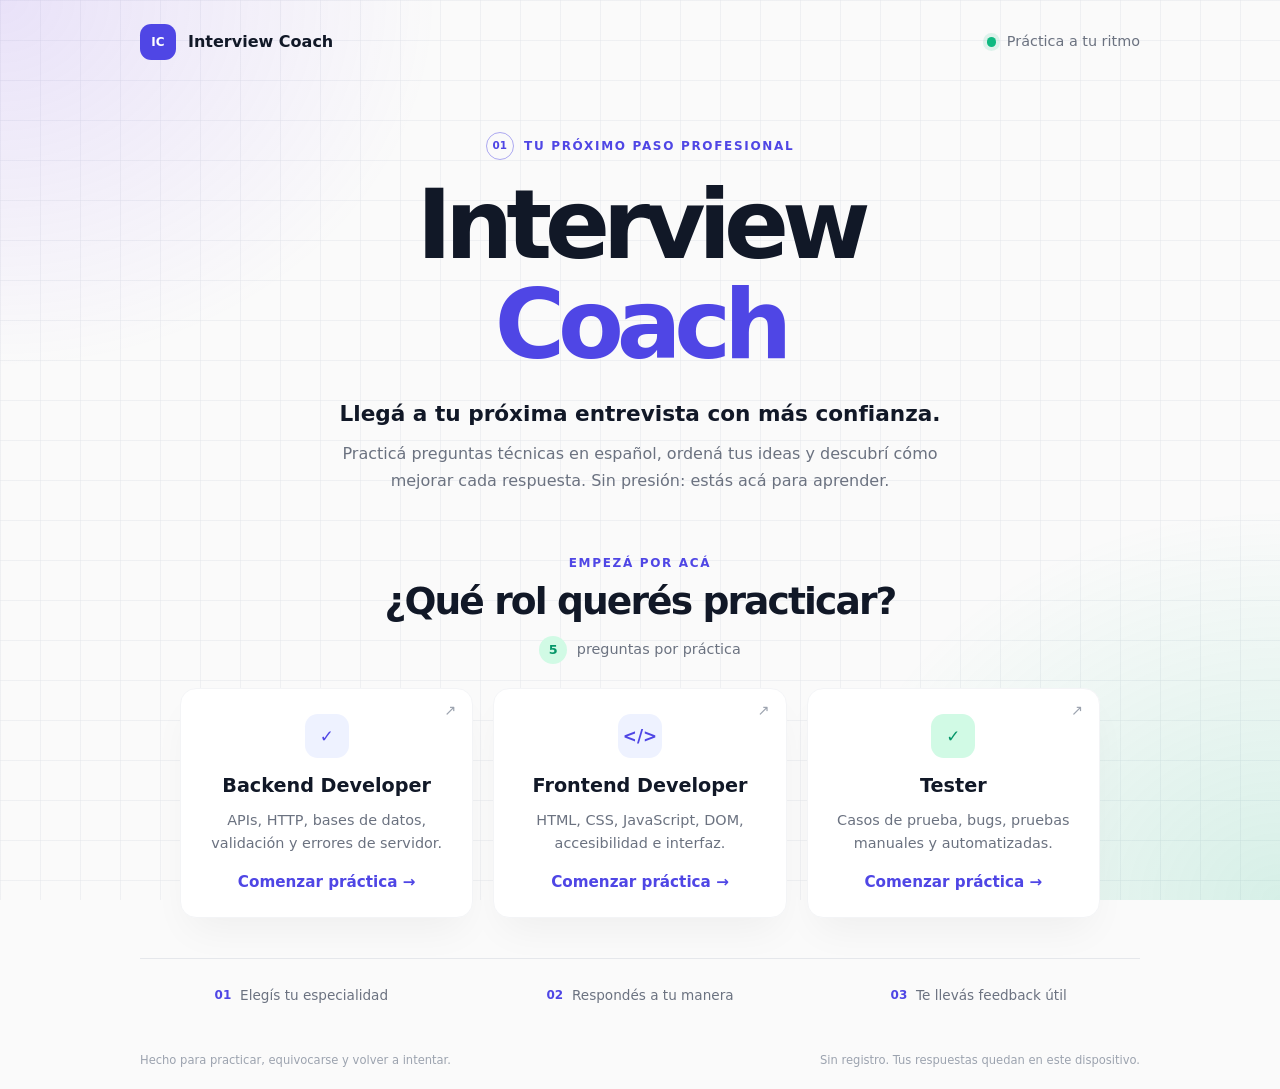
<file: docs/index.html>
<!DOCTYPE html>
<html lang="es-AR">
<head>
  <meta charset="UTF-8">
  <meta name="viewport" content="width=device-width, initial-scale=1.0">
  <meta name="description" content="Practicá entrevistas técnicas de Frontend o Tester en español rioplatense y recibí feedback al instante.">
  <meta name="theme-color" content="#FAFAFA">
  <title>Interview Coach — Prepará tu próxima entrevista</title>
  <style>
    :root {
      color-scheme: light;
      font-family: Inter, Roboto, system-ui, -apple-system, "Segoe UI", sans-serif;
      color: #111827;
      background: #FAFAFA;
      font-synthesis: none;
      text-rendering: optimizeLegibility;
      -webkit-font-smoothing: antialiased;
      -moz-osx-font-smoothing: grayscale;
    }

    *,
    *::before,
    *::after {
      box-sizing: border-box;
    }

    html {
      min-width: 320px;
      scroll-behavior: smooth;
    }

    body {
      position: relative;
      isolation: isolate;
      display: flex;
      min-height: 100vh;
      min-height: 100svh;
      flex-direction: column;
      margin: 0;
      background: #FAFAFA;
      line-height: 1.5;
    }

    body::before,
    body::after {
      position: fixed;
      inset: 0;
      z-index: -1;
      content: "";
      pointer-events: none;
    }

    body::before {
      background-image:
        linear-gradient(to right, rgba(229, 231, 235, 0.55) 1px, transparent 1px),
        linear-gradient(to bottom, rgba(229, 231, 235, 0.55) 1px, transparent 1px);
      background-size: 40px 40px;
    }

    body::after {
      background-image:
        radial-gradient(ellipse 38rem 32rem at 0% 0%, rgba(139, 92, 246, 0.15), transparent 72%),
        radial-gradient(ellipse 40rem 34rem at 100% 100%, rgba(16, 185, 129, 0.15), transparent 72%);
    }

    a,
    button {
      -webkit-tap-highlight-color: transparent;
    }

    :focus-visible {
      outline: 3px solid #4F46E5;
      outline-offset: 4px;
    }

    .skip-link {
      position: absolute;
      top: 0.75rem;
      left: -9999px;
      z-index: 2;
      padding: 0.65rem 1rem;
      border-radius: 0.5rem;
      background: #4F46E5;
      color: #fff;
      font-weight: 700;
    }

    .skip-link:focus {
      left: 0.75rem;
    }

    .home-header {
      display: flex;
      width: min(100% - 3rem, 1000px);
      align-items: center;
      justify-content: space-between;
      margin: 0 auto;
      padding: 1.5rem 0 0;
    }

    .home-brand {
      display: inline-flex;
      align-items: center;
      gap: 0.75rem;
      color: #111827;
      font-size: 1rem;
      font-weight: 700;
      text-decoration: none;
    }

    .brand-mark {
      display: grid;
      width: 2.25rem;
      height: 2.25rem;
      place-items: center;
      border-radius: 0.7rem;
      background: #4F46E5;
      color: #fff;
      font-size: 0.75rem;
      font-weight: 800;
    }

    .header-note {
      display: inline-flex;
      align-items: center;
      gap: 0.65rem;
      color: #6B7280;
      font-size: 0.9rem;
    }

    .header-note span {
      width: 0.6rem;
      height: 0.6rem;
      border-radius: 50%;
      background: #10B981;
      box-shadow: 0 0 0 4px rgba(16, 185, 129, 0.12);
    }

    .home-main {
      display: flex;
      width: min(100% - 3rem, 1000px);
      flex: 1;
      flex-direction: column;
      align-items: center;
      margin: 0 auto;
      padding: clamp(3.5rem, 8vh, 6rem) 0 2rem;
      text-align: center;
    }

    .home-hero {
      width: 100%;
      max-width: 760px;
      margin-bottom: 3.5rem;
    }

    .eyebrow,
    .section-kicker {
      display: inline-flex;
      align-items: center;
      justify-content: center;
      gap: 0.65rem;
      margin: 0 0 1.25rem;
      color: #4F46E5;
      font-size: 0.75rem;
      font-weight: 800;
      letter-spacing: 0.14em;
      text-transform: uppercase;
    }

    .eyebrow span {
      display: inline-grid;
      width: 1.75rem;
      height: 1.75rem;
      place-items: center;
      border: 1px solid rgba(79, 70, 229, 0.45);
      border-radius: 50%;
      font-size: 0.65rem;
      letter-spacing: 0;
    }

    .home-hero h1 {
      margin: 0;
      color: #111827;
      font-size: clamp(4.5rem, 10vw, 6rem);
      font-weight: 900;
      letter-spacing: -0.075em;
      line-height: 0.94;
    }

    .home-hero h1 span {
      display: block;
      margin-top: 0.1em;
      color: #4F46E5;
    }

    .home-lead {
      margin: 1.75rem 0 0.6rem;
      color: #111827;
      font-size: clamp(1.1rem, 2.4vw, 1.35rem);
      font-weight: 600;
    }

    .home-description {
      max-width: 620px;
      margin: 0 auto;
      color: #6B7280;
      font-size: 1rem;
      line-height: 1.7;
    }

    .role-section {
      width: 100%;
      max-width: 920px;
    }

    .section-heading {
      display: flex;
      flex-direction: column;
      align-items: center;
      justify-content: center;
      gap: 0.8rem;
      margin-bottom: 1.5rem;
    }

    .section-kicker {
      margin-bottom: 0.45rem;
    }

    .section-heading h2 {
      margin: 0;
      color: #111827;
      font-size: clamp(1.8rem, 4vw, 2.35rem);
      font-weight: 750;
      letter-spacing: -0.05em;
      line-height: 1.15;
    }

    .question-count {
      display: inline-flex;
      align-items: center;
      gap: 0.6rem;
      margin: 0;
      color: #6B7280;
      font-size: 0.9rem;
    }

    .question-count span {
      display: grid;
      width: 1.75rem;
      height: 1.75rem;
      place-items: center;
      border-radius: 50%;
      background: #D1FAE5;
      color: #059669;
      font-size: 0.8rem;
      font-weight: 800;
    }

    .roles-grid {
      display: grid;
      grid-template-columns: repeat(3, minmax(0, 1fr));
      gap: 1.25rem;
    }

    .role-section .role-card {
      position: relative;
      display: flex;
      width: 100%;
      min-height: 230px;
      flex-direction: column;
      align-items: center;
      padding: 1.6rem 1.5rem 1.45rem;
      border: 1px solid #F3F4F6;
      border-radius: 16px;
      background: #FFFFFF;
      box-shadow: 0 20px 40px -10px rgba(0, 0, 0, 0.05);
      color: inherit;
      cursor: pointer;
      font: inherit;
      text-align: center;
      transition: transform 180ms ease, box-shadow 180ms ease, border-color 180ms ease;
    }

    .role-section .role-card:hover {
      transform: translateY(-3px);
      border-color: rgba(79, 70, 229, 0.2);
      box-shadow: 0 24px 44px -10px rgba(0, 0, 0, 0.09);
    }

    .role-card .role-arrow {
      position: absolute;
      top: 0.9rem;
      right: 1rem;
      color: #9CA3AF;
      font-size: 0.9rem;
      line-height: 1;
    }

    .role-card .role-icon {
      display: grid;
      width: 2.75rem;
      height: 2.75rem;
      place-items: center;
      margin-bottom: 0.85rem;
      border-radius: 0.8rem;
      background: #EEF2FF;
      color: #4F46E5;
      font-size: 1.05rem;
      font-weight: 700;
    }

    .role-card[data-role="tester"] .role-icon {
      background: #D1FAE5;
      color: #059669;
    }

    .role-card h2 {
      margin: 0 0 0.55rem;
      color: #111827;
      font-size: 1.2rem;
      font-weight: 750;
    }

    .role-card p {
      margin: 0 0 1rem;
      color: #6B7280;
      font-size: 0.9rem;
      line-height: 1.55;
    }

    .role-cta {
      margin-top: auto;
      color: #4F46E5;
      font-size: 0.95rem;
      font-weight: 700;
    }

    .home-how {
      display: flex;
      width: 100%;
      justify-content: space-between;
      gap: 1rem;
      margin-top: 2.5rem;
      padding-top: 1.25rem;
      border-top: 1px solid #E5E7EB;
    }

    .how-item {
      display: flex;
      flex: 1;
      align-items: center;
      justify-content: center;
      gap: 0.55rem;
      padding: 0.4rem;
    }

    .how-item span {
      color: #4F46E5;
      font-size: 0.75rem;
      font-weight: 800;
    }

    .how-item p {
      margin: 0;
      color: #6B7280;
      font-size: 0.85rem;
    }

    .home-footer {
      display: flex;
      width: min(100% - 3rem, 1000px);
      justify-content: space-between;
      gap: 1rem;
      margin: 0 auto;
      padding: 0.5rem 0 1.25rem;
      color: #9CA3AF;
    }

    .home-footer p {
      margin: 0;
      font-size: 0.72rem;
    }

    @media (max-width: 640px) {
      .home-header,
      .home-main,
      .home-footer {
        width: min(100% - 2rem, 1000px);
      }

      .home-header {
        padding-top: 1rem;
      }

      .home-main {
        padding-top: 3.25rem;
      }

      .home-hero {
        margin-bottom: 2.75rem;
      }

      .home-hero h1 {
        font-size: clamp(3.75rem, 17vw, 5rem);
      }

      .roles-grid {
        grid-template-columns: 1fr;
      }

      .role-section .role-card {
        min-height: 210px;
      }

      .home-how {
        flex-direction: column;
        align-items: flex-start;
        gap: 0.35rem;
      }

      .how-item {
        flex: initial;
        justify-content: flex-start;
        padding-left: 0;
      }

      .home-footer {
        flex-direction: column;
        gap: 0.4rem;
        padding-bottom: 1rem;
      }
    }

    @media (max-width: 420px) {
      .header-note {
        font-size: 0.8rem;
      }

      .home-header {
        gap: 0.5rem;
      }

      .home-brand {
        gap: 0.55rem;
        font-size: 0.9rem;
      }
    }

    @media (prefers-reduced-motion: reduce) {
      *,
      *::before,
      *::after {
        scroll-behavior: auto !important;
        transition-duration: 0.01ms !important;
      }
    }
  </style>
</head>
<body class="home-page">
  <a class="skip-link" href="#main">Saltar al contenido</a>

  <header class="home-header">
    <a class="home-brand" href="index.html" aria-label="Interview Coach, inicio">
      <span class="brand-mark" aria-hidden="true">IC</span>
      <span>Interview Coach</span>
    </a>
    <span class="header-note"><span aria-hidden="true"></span> Práctica a tu ritmo</span>
  </header>

  <main id="main" class="home-main">
    <section class="home-hero" aria-labelledby="home-title">
      <p class="eyebrow"><span aria-hidden="true">01</span> Tu próximo paso profesional</p>
      <h1 id="home-title">Interview <span>Coach</span></h1>
      <p class="home-lead">Llegá a tu próxima entrevista con más confianza.</p>
      <p class="home-description">Practicá preguntas técnicas en español, ordená tus ideas y descubrí cómo mejorar cada respuesta. Sin presión: estás acá para aprender.</p>
    </section>

    <section class="role-section" aria-labelledby="role-title">
      <div class="section-heading">
        <div>
          <p class="section-kicker">Empezá por acá</p>
          <h2 id="role-title">¿Qué rol querés practicar?</h2>
        </div>
        <p class="question-count"><span aria-hidden="true">5</span> preguntas por práctica</p>
      </div>
      <div id="roles" class="roles-grid"></div>
    </section>

    <section class="home-how" aria-label="Cómo funciona la práctica">
      <div class="how-item"><span>01</span><p>Elegís tu especialidad</p></div>
      <div class="how-item"><span>02</span><p>Respondés a tu manera</p></div>
      <div class="how-item"><span>03</span><p>Te llevás feedback útil</p></div>
    </section>
  </main>

  <footer class="home-footer">
    <p>Hecho para practicar, equivocarse y volver a intentar.</p>
    <p>Sin registro. Tus respuestas quedan en este dispositivo.</p>
  </footer>

  <script src="js/data.js"></script>
  <script src="js/utils.js"></script>
  <script src="js/app.js"></script>
</body>
</html>
</file>
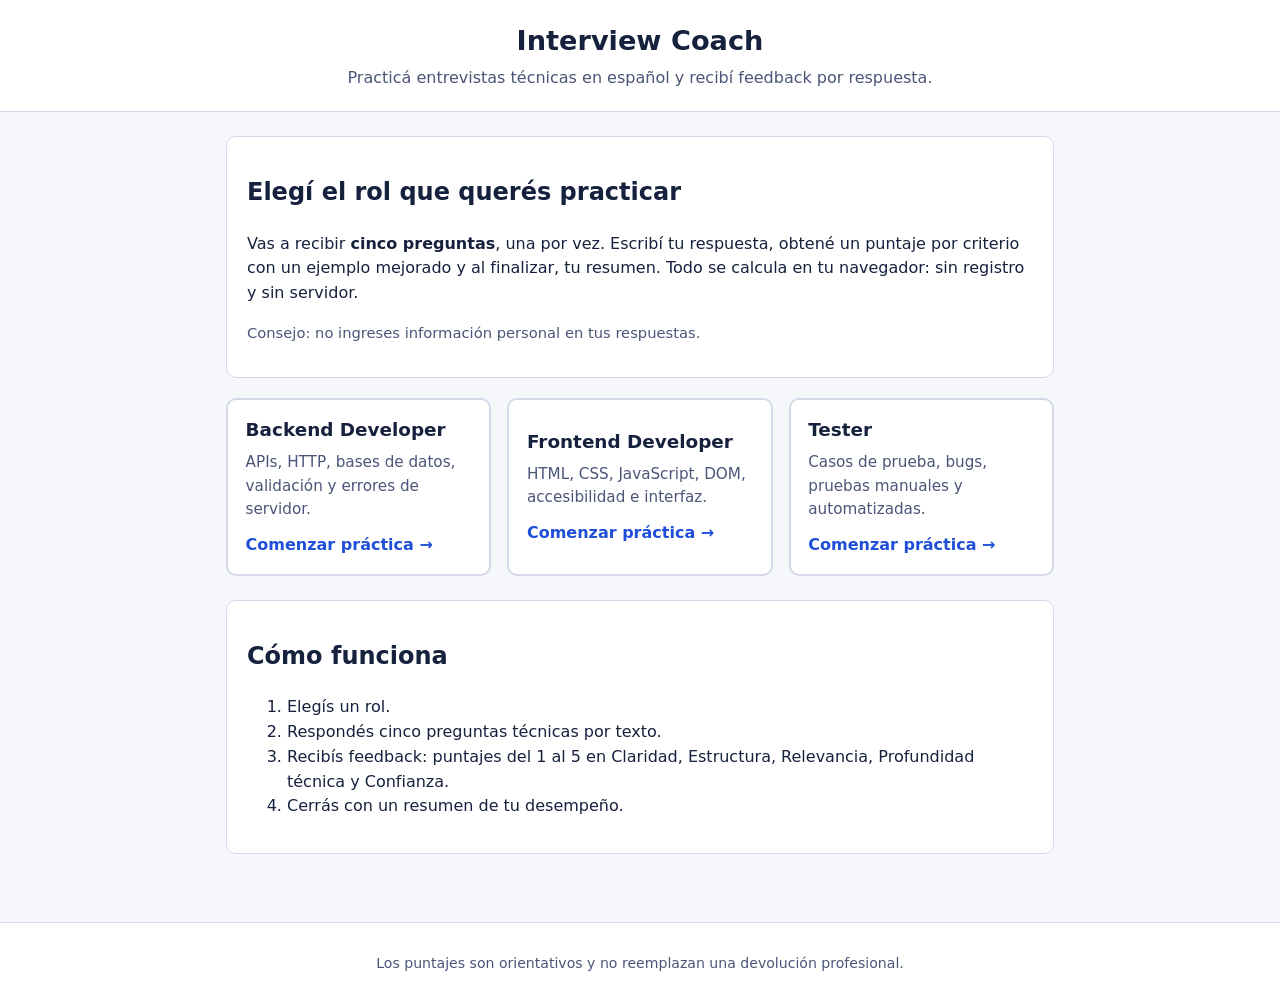
<file: interview-coach/index.html>
<!DOCTYPE html>
<html lang="es-AR">
<head>
  <meta charset="UTF-8">
  <meta name="viewport" content="width=device-width, initial-scale=1.0">
  <meta name="description" content="Practicá entrevistas técnicas de Backend, Frontend o Tester con feedback inmediato.">
  <title>Interview Coach — Práctica de entrevistas técnicas</title>
  <link rel="stylesheet" href="css/style.css">
</head>
<body>
  <a class="skip-link" href="#main">Saltar al contenido</a>

  <header class="site-header">
    <h1>Interview Coach</h1>
    <p class="tagline">Practicá entrevistas técnicas en español y recibí feedback por respuesta.</p>
  </header>

  <main id="main" class="container">
    <section class="intro" aria-labelledby="intro-title">
      <h2 id="intro-title">Elegí el rol que querés practicar</h2>
      <p>
        Vas a recibir <strong>cinco preguntas</strong>, una por vez. Escribí tu respuesta,
        obtené un puntaje por criterio con un ejemplo mejorado y al finalizar, tu resumen.
        Todo se calcula en tu navegador: sin registro y sin servidor.
      </p>
      <p class="note">Consejo: no ingreses información personal en tus respuestas.</p>
    </section>

    <section aria-label="Roles disponibles">
      <div id="roles" class="roles-grid"></div>
    </section>

    <section class="how" aria-labelledby="how-title">
      <h2 id="how-title">Cómo funciona</h2>
      <ol>
        <li>Elegís un rol.</li>
        <li>Respondés cinco preguntas técnicas por texto.</li>
        <li>Recibís feedback: puntajes del 1 al 5 en Claridad, Estructura, Relevancia, Profundidad técnica y Confianza.</li>
        <li>Cerrás con un resumen de tu desempeño.</li>
      </ol>
    </section>
  </main>

  <footer class="site-footer">
    <p>Los puntajes son orientativos y no reemplazan una devolución profesional.</p>
  </footer>

  <script src="js/data.js"></script>
  <script src="js/utils.js"></script>
  <script src="js/app.js"></script>
</body>
</html>
</file>
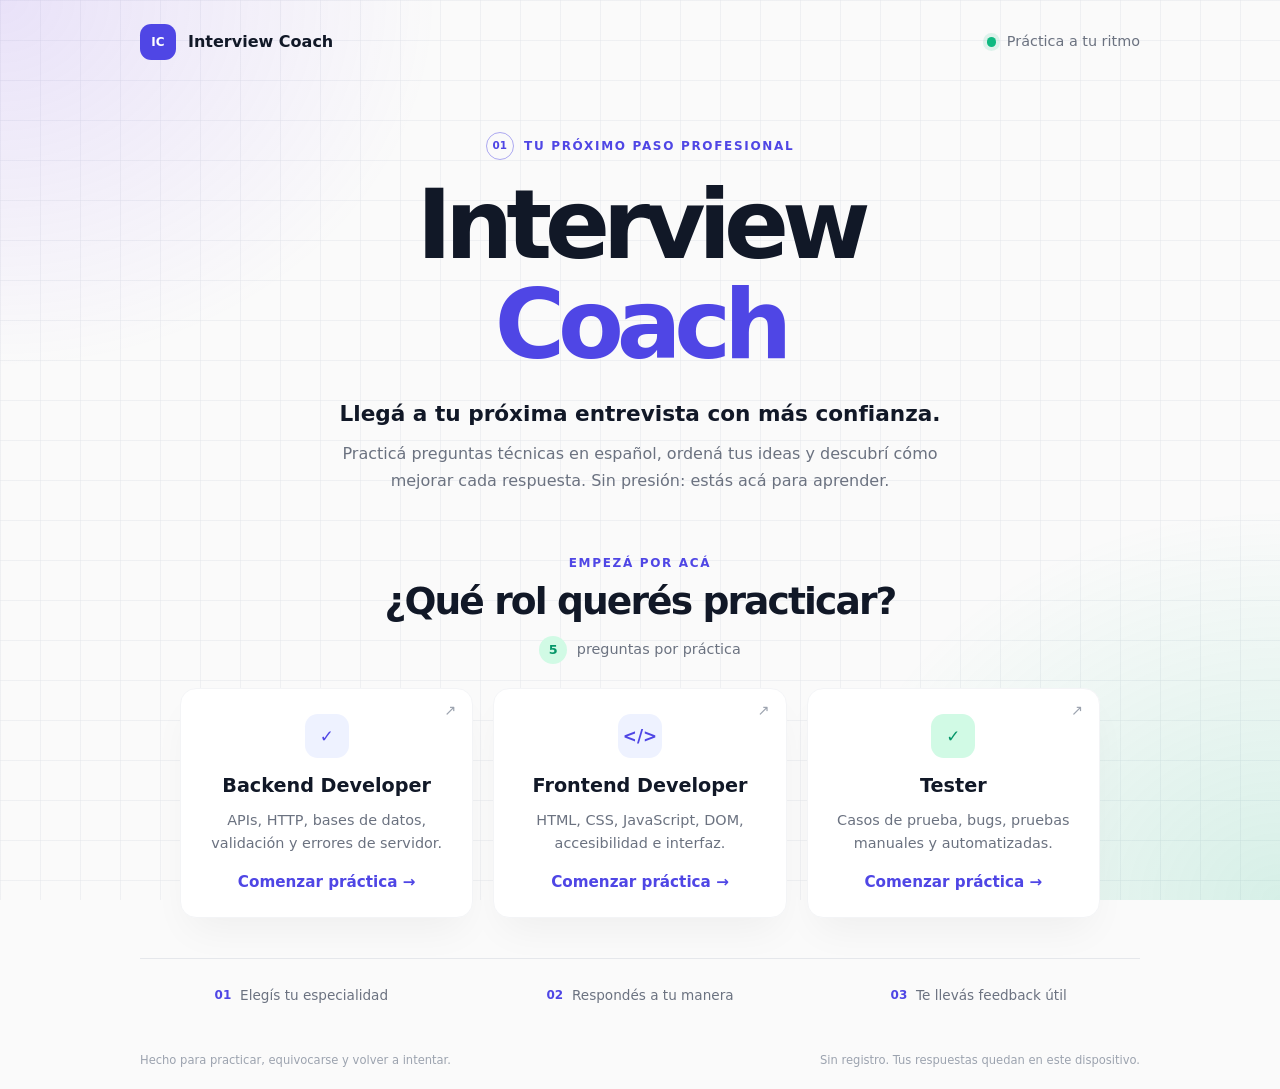
<file: docs/quiz.html>
<!DOCTYPE html>
<html lang="es-AR">
<head>
  <meta charset="UTF-8">
  <meta name="viewport" content="width=device-width, initial-scale=1.0">
  <meta name="theme-color" content="#FAFAFA">
  <meta name="description" content="Practicá entrevistas técnicas y recibí feedback al instante.">
  <title>Práctica — Interview Coach</title>
  <style>
    :root {
      color-scheme: light;
      font-family: Inter, Roboto, system-ui, -apple-system, "Segoe UI", sans-serif;
      color: #111827;
      background: #FAFAFA;
      font-synthesis: none;
      text-rendering: optimizeLegibility;
      -webkit-font-smoothing: antialiased;
      -moz-osx-font-smoothing: grayscale;
    }

    *,
    *::before,
    *::after {
      box-sizing: border-box;
    }

    html {
      min-width: 320px;
      min-height: 100%;
      scroll-behavior: smooth;
    }

    body {
      position: relative;
      isolation: isolate;
      display: flex;
      min-height: 100vh;
      min-height: 100svh;
      flex-direction: column;
      margin: 0;
      background: #FAFAFA;
      line-height: 1.5;
    }

    body::before,
    body::after {
      position: fixed;
      inset: 0;
      z-index: -1;
      content: "";
      pointer-events: none;
    }

    body::before {
      background-image:
        linear-gradient(to right, rgba(229, 231, 235, 0.55) 1px, transparent 1px),
        linear-gradient(to bottom, rgba(229, 231, 235, 0.55) 1px, transparent 1px);
      background-size: 40px 40px;
    }

    body::after {
      background-image:
        radial-gradient(ellipse 38rem 32rem at 0% 0%, rgba(139, 92, 246, 0.3), transparent 72%),
        radial-gradient(ellipse 40rem 34rem at 100% 100%, rgba(16, 185, 129, 0.28), transparent 72%);
    }

    a,
    button {
      -webkit-tap-highlight-color: transparent;
    }

    button,
    textarea {
      font: inherit;
    }

    :focus-visible {
      outline: 3px solid #4F46E5;
      outline-offset: 4px;
    }

    [hidden] {
      display: none !important;
    }

    .skip-link {
      position: absolute;
      top: 0.75rem;
      left: -9999px;
      z-index: 2;
      padding: 0.65rem 1rem;
      border-radius: 0.75rem;
      background: #4F46E5;
      color: #fff;
      font-weight: 700;
    }

    .skip-link:focus {
      left: 0.75rem;
    }

    .site-header {
      width: 100%;
      border-bottom: 1px solid rgba(148, 163, 184, 0.2);
    }

    .header-inner {
      display: grid;
      width: min(100% - 3rem, 1000px);
      grid-template-columns: minmax(0, 1fr) auto minmax(0, 1fr);
      align-items: center;
      margin: 0 auto;
      padding: 1.25rem 0;
    }

    .crumb {
      justify-self: start;
      margin: 0;
    }

    .crumb a,
    .btn {
      display: inline-flex;
      min-height: 2.75rem;
      align-items: center;
      justify-content: center;
      border: 1px solid #E2E8F0;
      border-radius: 999px;
      background: #fff;
      color: #1E293B;
      font-size: 0.9rem;
      font-weight: 600;
      text-decoration: none;
      transition: background-color 160ms ease, border-color 160ms ease, transform 160ms ease;
    }

    .crumb a {
      padding: 0.55rem 1rem;
    }

    .crumb a:hover,
    .btn.ghost:hover {
      border-color: #CBD5E1;
      background: #F8FAFC;
    }

    .progress-summary {
      grid-column: 2;
      grid-row: 1;
      min-width: min(17rem, 42vw);
      text-align: center;
    }

    .role-tag {
      display: inline-block;
      margin: 0;
      padding: 0.25rem 0.8rem;
      border-radius: 999px;
      background: #EEF2FF;
      color: #4F46E5;
      font-size: 0.8rem;
      font-weight: 600;
    }

    .progress {
      margin: 0.35rem 0 0.45rem;
      color: #1E293B;
      font-size: 0.95rem;
      font-weight: 700;
    }

    .progress-track {
      width: 100%;
      height: 4px;
      overflow: hidden;
      border-radius: 999px;
      background: #E2E8F0;
    }

    .progress-bar {
      width: 0;
      height: 100%;
      border-radius: inherit;
      background: #4F46E5;
      transition: width 300ms ease;
    }

    .container {
      display: flex;
      width: min(100% - 2rem, 800px);
      flex: 1;
      flex-direction: column;
      align-items: center;
      justify-content: center;
      gap: clamp(1.25rem, 3vh, 2rem);
      margin: 0 auto;
      padding: clamp(2rem, 6vh, 4rem) 0;
    }

    .question-box {
      width: 100%;
      padding: clamp(1.5rem, 4vw, 2.5rem) clamp(1.5rem, 6vw, 4rem);
      border: 1px solid rgba(226, 232, 240, 0.8);
      border-radius: 999px;
      background: #fff;
      box-shadow: 0 10px 30px rgba(15, 23, 42, 0.045);
      text-align: center;
    }

    .question-box h2 {
      margin: 0;
      color: #111827;
      font-size: clamp(1.15rem, 2.5vw, 1.35rem);
      font-weight: 700;
      line-height: 1.5;
    }

    #answer-form,
    #feedback {
      width: 100%;
      padding: clamp(1.25rem, 4vw, 2rem);
      border: 1px solid rgba(226, 232, 240, 0.85);
      border-radius: 1rem;
      background: #fff;
      box-shadow: 0 14px 40px rgba(15, 23, 42, 0.065);
    }

    #answer-form > label {
      display: block;
      margin-bottom: 1rem;
      color: #1E293B;
      font-weight: 600;
      text-align: center;
    }

    #answer-text {
      display: block;
      width: 100%;
      min-height: 14rem;
      resize: vertical;
      padding: 1rem 1.1rem;
      border: 1px solid #E2E8F0;
      border-radius: 0.75rem;
      background: #fff;
      color: #1E293B;
      line-height: 1.6;
      transition: border-color 160ms ease, box-shadow 160ms ease;
    }

    #answer-text::placeholder {
      color: #94A3B8;
    }

    #answer-text:focus {
      border-color: #4F46E5;
      outline: none;
      box-shadow: 0 0 0 3px rgba(79, 70, 229, 0.12);
    }

    #answer-text[aria-invalid="true"] {
      border-color: #B91C1C;
    }

    .error {
      margin: 0.65rem 0 0;
      color: #B91C1C;
      font-size: 0.9rem;
    }

    .actions {
      display: flex;
      flex-wrap: wrap;
      align-items: center;
      justify-content: center;
      gap: 0.75rem;
      margin-top: 1.35rem;
    }

    .btn {
      padding: 0.7rem 1.25rem;
      cursor: pointer;
    }

    .btn:hover {
      transform: translateY(-1px);
    }

    .btn.primary {
      border-color: #4F46E5;
      background: #4F46E5;
      color: #fff;
    }

    .btn.primary:hover {
      border-color: #4338CA;
      background: #4338CA;
    }

    #next-btn {
      min-height: 3rem;
      padding-inline: 1.5rem;
    }

    #feedback h3 {
      margin: 0 0 0.5rem;
      color: #1E293B;
      text-align: center;
    }

    .big-score {
      margin: 0 0 1rem;
      color: #4F46E5;
      font-size: 1.5rem;
      font-weight: 700;
      text-align: center;
    }

    .big-score span,
    .big-score strong {
      color: #64748B;
      font-size: 0.9rem;
    }

    .rubric {
      width: 100%;
      border-collapse: collapse;
      font-size: 0.9rem;
    }

    .rubric caption {
      margin-bottom: 0.5rem;
      color: #334155;
      font-weight: 600;
      text-align: left;
    }

    .rubric th,
    .rubric td {
      padding: 0.65rem 0.5rem;
      border-bottom: 1px solid #E2E8F0;
      text-align: left;
    }

    .rubric th {
      color: #334155;
    }

    .score-cell {
      color: #4F46E5;
      font-weight: 700;
      white-space: nowrap;
    }

    .fb-columns {
      display: grid;
      grid-template-columns: repeat(2, minmax(0, 1fr));
      gap: 1.5rem;
      margin-top: 1rem;
    }

    .fb-columns h4,
    .improved h4 {
      margin: 0.75rem 0 0.35rem;
      color: #1E293B;
    }

    .fb-columns ul {
      margin: 0;
      padding-left: 1.25rem;
      color: #475569;
    }

    .improved {
      margin-top: 1rem;
      padding: 1rem;
      border: 1px solid rgba(79, 70, 229, 0.18);
      border-left: 3px solid #4F46E5;
      border-radius: 0.75rem;
      background: rgba(238, 242, 255, 0.38);
      box-shadow: 0 4px 14px rgba(79, 70, 229, 0.045);
    }

    .improved p {
      margin: 0.5rem 0 0;
      color: #475569;
    }

    .improved .warn,
    .disclaimer {
      color: #64748B;
      font-size: 0.85rem;
    }

    .disclaimer {
      margin: 1rem 0 0;
    }

    .visually-hidden {
      position: absolute;
      width: 1px;
      height: 1px;
      overflow: hidden;
      clip: rect(0, 0, 0, 0);
      white-space: nowrap;
      clip-path: inset(50%);
    }

    .site-footer {
      padding: 0 1rem 1.25rem;
      color: #64748B;
      font-size: 0.8rem;
      text-align: center;
    }

    .site-footer p {
      margin: 0;
    }

    @media (max-width: 620px) {
      .header-inner {
        width: min(100% - 2rem, 1000px);
        grid-template-columns: 1fr;
        justify-items: center;
        gap: 0.75rem;
      }

      .crumb,
      .progress-summary {
        grid-column: 1;
      }

      .crumb {
        justify-self: center;
      }

      .progress-summary {
        grid-row: 2;
        width: min(100%, 20rem);
      }

      .container {
        justify-content: flex-start;
        padding-top: 2rem;
      }

      .question-box {
        border-radius: 1.5rem;
      }

      #answer-text {
        min-height: 12rem;
      }

      .fb-columns {
        grid-template-columns: 1fr;
        gap: 0.5rem;
      }
    }

    @media (prefers-reduced-motion: reduce) {
      *,
      *::before,
      *::after {
        scroll-behavior: auto !important;
        transition-duration: 0.01ms !important;
      }
    }
  </style>
</head>
<body>
  <a class="skip-link" href="#main">Saltar al contenido</a>

  <header class="site-header">
    <div class="header-inner">
      <p class="crumb"><a href="index.html">← Volver al inicio</a></p>
      <div class="progress-summary">
        <p class="role-tag" id="role-name">Backend Developer</p>
        <p class="progress" id="progress">Pregunta 1 de 5</p>
        <div class="progress-track" aria-hidden="true">
          <div class="progress-bar" id="progress-bar"></div>
        </div>
      </div>
    </div>
  </header>

  <main id="main" class="container">
    <p id="live-region" class="visually-hidden" role="status" aria-live="polite"></p>

    <section class="question-box" aria-labelledby="question-text">
      <h2 id="question-text">¿Qué es una API REST y cómo la diferencias de otros tipos de APIs?</h2>
    </section>

    <form id="answer-form" novalidate>
      <label for="answer-text">Tu respuesta</label>
      <textarea id="answer-text" name="answer" rows="7"
        placeholder="Escribí tu respuesta con ejemplos y detalles..."
        aria-describedby="form-error"></textarea>
      <p id="form-error" class="error" role="alert" hidden></p>
      <div class="actions">
        <button type="submit" class="btn primary">Enviar respuesta</button>
        <button type="button" class="btn ghost" id="exit-btn">Salir de la práctica</button>
      </div>
    </form>

    <section id="feedback" aria-label="Feedback de tu respuesta" hidden></section>

    <div class="actions">
      <button type="button" class="btn primary" id="next-btn" hidden>Siguiente pregunta →</button>
    </div>
  </main>

  <footer class="site-footer">
    <p>Los puntajes son orientativos y no reemplazan una devolución profesional.</p>
  </footer>

  <script src="js/data.js"></script>
  <script src="js/utils.js"></script>
  <script src="js/app.js"></script>
</body>
</html>
</file>
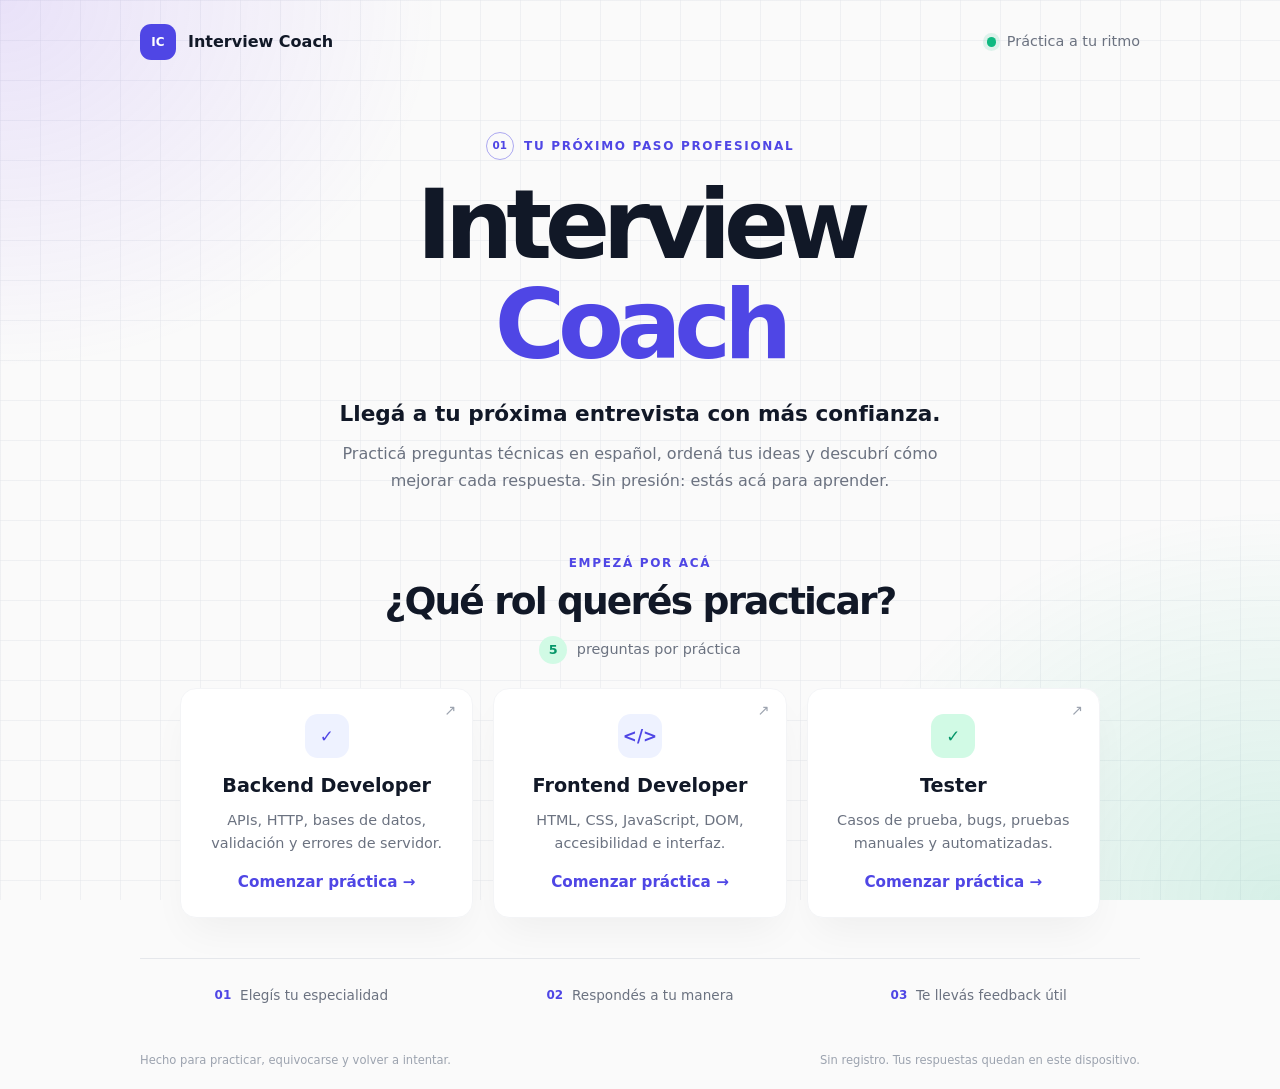
<file: docs/result.html>
<!DOCTYPE html>
<html lang="es-AR">
<head>
  <meta charset="UTF-8">
  <meta name="viewport" content="width=device-width, initial-scale=1.0">
  <title>Resumen — Interview Coach</title>
  <link rel="stylesheet" href="css/style.css">
</head>
<body>
  <a class="skip-link" href="#main">Saltar al contenido</a>

  <header class="site-header">
    <h1>Resumen de tu práctica</h1>
    <p class="role-tag" id="result-role"></p>
  </header>

  <main id="main" class="container">
    <section class="overall" aria-labelledby="overall-title">
      <h2 id="overall-title">Puntaje general</h2>
      <p class="big-score" id="result-score">0<span> / 100</span></p>
    </section>

    <section aria-labelledby="per-question-title">
      <h2 id="per-question-title">Puntaje por pregunta</h2>
      <ul class="result-list" id="result-list"></ul>
    </section>

    <div class="fb-columns">
      <section aria-labelledby="strengths-title">
        <h2 id="strengths-title">Fortalezas</h2>
        <ul id="result-strengths"></ul>
      </section>
      <section aria-labelledby="improvements-title">
        <h2 id="improvements-title">Puntos a mejorar</h2>
        <ul id="result-improvements"></ul>
      </section>
    </div>

    <div class="actions">
      <button type="button" class="btn primary" id="restart-btn">Practicar de nuevo</button>
      <a class="btn ghost" href="index.html">Volver al inicio</a>
    </div>

    <p class="disclaimer">
      Los puntajes son orientativos: la evaluación automática puede equivocarse y no
      reemplaza una devolución profesional. Tu historial se guarda solo en este navegador.
    </p>
  </main>

  <footer class="site-footer">
    <p>Interview Coach — práctica estática publicada con GitHub Pages.</p>
  </footer>

  <script src="js/data.js"></script>
  <script src="js/utils.js"></script>
  <script src="js/app.js"></script>
</body>
</html>
</file>
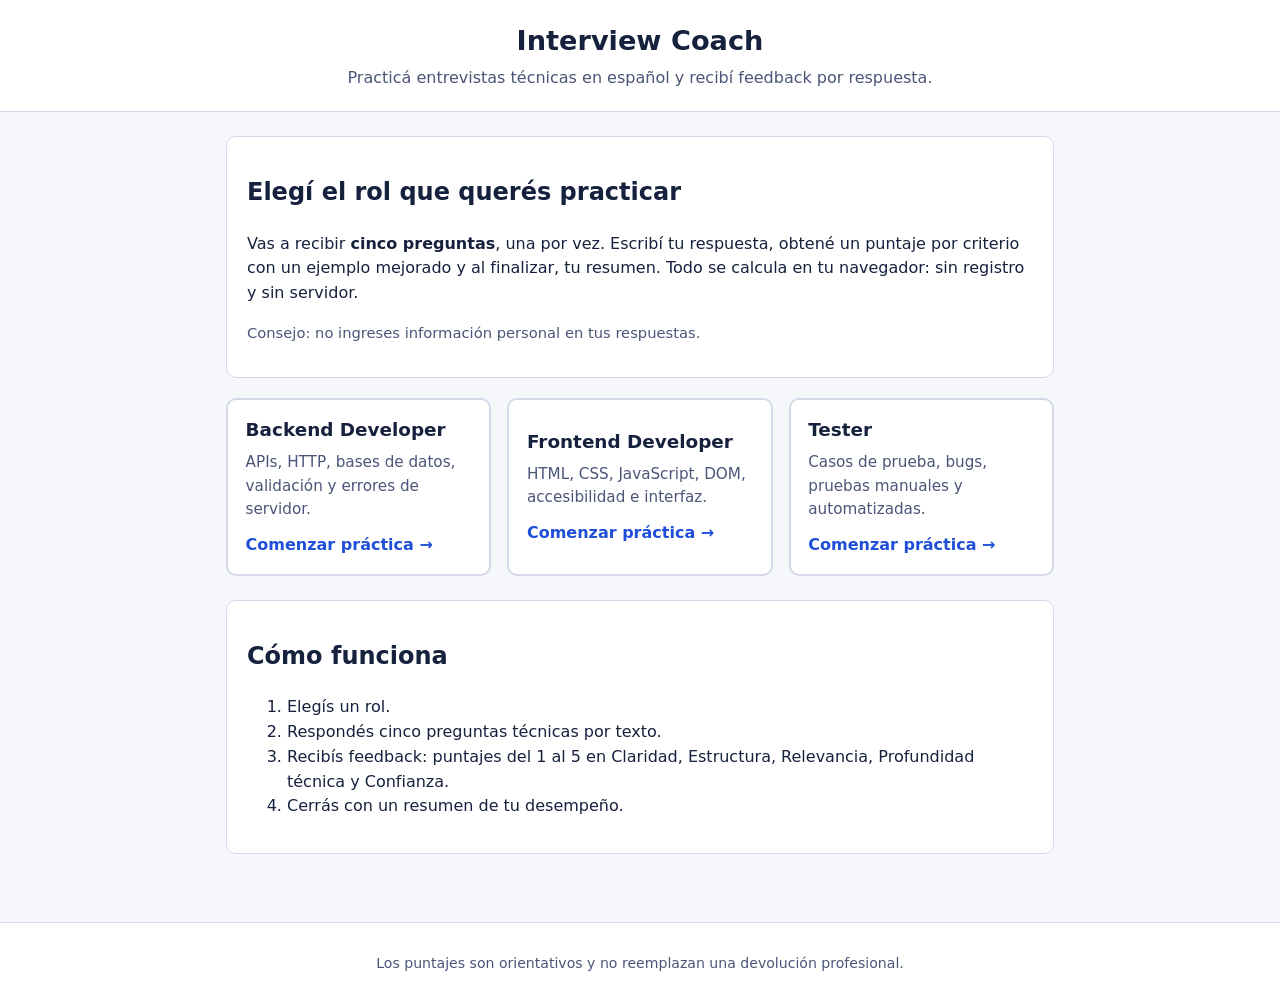
<file: interview-coach/quiz.html>
<!DOCTYPE html>
<html lang="es-AR">
<head>
  <meta charset="UTF-8">
  <meta name="viewport" content="width=device-width, initial-scale=1.0">
  <title>Práctica — Interview Coach</title>
  <link rel="stylesheet" href="css/style.css">
</head>
<body>
  <a class="skip-link" href="#main">Saltar al contenido</a>

  <header class="site-header">
    <p class="crumb"><a href="index.html">← Volver al inicio</a></p>
    <p class="role-tag" id="role-name">Cargando…</p>
    <p class="progress" id="progress">Pregunta 1 de 5</p>
    <div class="progress-track" aria-hidden="true">
      <div class="progress-bar" id="progress-bar"></div>
    </div>
  </header>

  <main id="main" class="container">
    <p id="live-region" class="visually-hidden" role="status" aria-live="polite"></p>

    <section class="question-box" aria-labelledby="question-text">
      <h2 id="question-text">Preparando pregunta…</h2>
    </section>

    <form id="answer-form" novalidate>
      <label for="answer-text">Tu respuesta</label>
      <textarea id="answer-text" name="answer" rows="7"
        placeholder="Escribí tu respuesta con ejemplos y detalles…"
        aria-describedby="form-error"></textarea>
      <p id="form-error" class="error" role="alert" hidden></p>
      <div class="actions">
        <button type="submit" class="btn primary">Enviar respuesta</button>
        <button type="button" class="btn ghost" id="exit-btn">Salir de la práctica</button>
      </div>
    </form>

    <section id="feedback" aria-labelledby="feedback-title" hidden></section>

    <div class="actions">
      <button type="button" class="btn primary" id="next-btn" hidden>Siguiente pregunta →</button>
    </div>
  </main>

  <footer class="site-footer">
    <p>Los puntajes son orientativos y no reemplazan una devolución profesional.</p>
  </footer>

  <script src="js/data.js"></script>
  <script src="js/utils.js"></script>
  <script src="js/app.js"></script>
</body>
</html>
</file>
<file: interview-coach/css/style.css>
/* Interview Coach — estilos responsive, alto contraste y foco visible */
:root {
  --bg: #f5f7fb;
  --surface: #ffffff;
  --ink: #16213e;
  --muted: #4a5578;
  --brand: #1f4fd8;
  --brand-dark: #163aa3;
  --ok: #0f7b4f;
  --warn: #8a5a00;
  --error: #b3261e;
  --border: #d4d9ea;
  --radius: 10px;
}

* { box-sizing: border-box; }

body {
  margin: 0;
  font-family: system-ui, -apple-system, "Segoe UI", Roboto, sans-serif;
  color: var(--ink);
  background: var(--bg);
  line-height: 1.55;
}

.skip-link {
  position: absolute;
  left: -9999px;
  background: var(--brand);
  color: #fff;
  padding: 0.6rem 1rem;
  z-index: 10;
}
.skip-link:focus { left: 0; top: 0; }

:focus-visible {
  outline: 3px solid var(--brand);
  outline-offset: 2px;
}

.visually-hidden {
  position: absolute;
  width: 1px; height: 1px;
  margin: -1px; padding: 0;
  overflow: hidden;
  clip: rect(0 0 0 0);
  border: 0;
}

.site-header {
  background: var(--surface);
  border-bottom: 1px solid var(--border);
  padding: 1.25rem 1rem;
  text-align: center;
}

.site-header h1 { margin: 0 0 0.25rem; font-size: 1.7rem; }
.tagline { margin: 0; color: var(--muted); }
.crumb a { color: var(--brand); text-decoration: none; font-weight: 600; }
.role-tag {
  display: inline-block;
  margin: 0.4rem 0 0;
  background: var(--brand);
  color: #fff;
  padding: 0.25rem 0.8rem;
  border-radius: 999px;
  font-size: 0.9rem;
  font-weight: 600;
}
.progress { margin: 0.5rem 0 0.35rem; font-weight: 600; }

.progress-track {
  height: 8px;
  background: var(--border);
  border-radius: 999px;
  max-width: 480px;
  margin: 0 auto;
  overflow: hidden;
}
.progress-bar {
  height: 100%;
  width: 0;
  background: var(--brand);
  transition: width 0.3s ease;
}

.container {
  max-width: 860px;
  margin: 0 auto;
  padding: 1.5rem 1rem 3rem;
}

.intro, .how, .question-box, .overall, #feedback {
  background: var(--surface);
  border: 1px solid var(--border);
  border-radius: var(--radius);
  padding: 1.1rem 1.25rem;
  margin-bottom: 1.25rem;
}

.note { color: var(--muted); font-size: 0.92rem; }

.roles-grid {
  display: grid;
  grid-template-columns: repeat(auto-fit, minmax(230px, 1fr));
  gap: 1rem;
  margin-bottom: 1.5rem;
}

.role-card {
  display: block;
  width: 100%;
  text-align: left;
  background: var(--surface);
  border: 2px solid var(--border);
  border-radius: var(--radius);
  padding: 1rem 1.1rem;
  cursor: pointer;
  font: inherit;
  color: inherit;
  transition: border-color 0.15s, transform 0.15s;
}
.role-card:hover { border-color: var(--brand); transform: translateY(-2px); }
.role-card h2 { margin: 0 0 0.4rem; font-size: 1.15rem; }
.role-card p { margin: 0 0 0.7rem; color: var(--muted); font-size: 0.95rem; }
.role-cta { color: var(--brand); font-weight: 600; }

.question-box h2 { margin: 0; font-size: 1.25rem; line-height: 1.45; }

label { display: block; font-weight: 600; margin-bottom: 0.4rem; }

textarea {
  width: 100%;
  font: inherit;
  padding: 0.7rem 0.8rem;
  border: 2px solid var(--border);
  border-radius: var(--radius);
  resize: vertical;
  background: #fff;
  color: var(--ink);
}
textarea[aria-invalid="true"] { border-color: var(--error); }

.error { color: var(--error); font-weight: 600; margin: 0.5rem 0 0; }

.actions {
  display: flex;
  flex-wrap: wrap;
  gap: 0.7rem;
  margin-top: 1rem;
}

.btn {
  display: inline-block;
  font: inherit;
  font-weight: 600;
  padding: 0.65rem 1.2rem;
  border-radius: var(--radius);
  border: 2px solid transparent;
  cursor: pointer;
  text-decoration: none;
  text-align: center;
}
.btn.primary { background: var(--brand); color: #fff; }
.btn.primary:hover { background: var(--brand-dark); }
.btn.ghost { background: transparent; border-color: var(--border); color: var(--ink); }
.btn.ghost:hover { border-color: var(--brand); }

.big-score {
  font-size: 2.4rem;
  font-weight: 700;
  color: var(--brand);
  margin: 0.3rem 0;
}
.big-score span { font-size: 1.1rem; color: var(--muted); font-weight: 500; }

.rubric {
  width: 100%;
  border-collapse: collapse;
  margin: 0.8rem 0;
  font-size: 0.95rem;
}
.rubric caption { text-align: left; font-weight: 700; margin-bottom: 0.4rem; }
.rubric th, .rubric td {
  border: 1px solid var(--border);
  padding: 0.5rem 0.6rem;
  text-align: left;
  vertical-align: top;
}
.rubric thead th, .rubric tbody th { background: var(--bg); }
.score-cell { font-weight: 700; white-space: nowrap; }

.fb-columns {
  display: grid;
  grid-template-columns: repeat(auto-fit, minmax(250px, 1fr));
  gap: 1rem;
  margin: 1rem 0;
}
.fb-columns h4, .improved h4 { margin: 0 0 0.4rem; font-size: 1rem; }

.improved {
  background: var(--bg);
  border: 1px solid var(--border);
  border-left: 4px solid var(--ok);
  border-radius: var(--radius);
  padding: 0.9rem 1rem;
  margin-top: 1rem;
}
.improved p { margin: 0.4rem 0 0; }
.warn { color: var(--warn); font-size: 0.9rem; font-weight: 600; }

.disclaimer { color: var(--muted); font-size: 0.88rem; margin-top: 1.2rem; }

.result-list { list-style: none; padding: 0; margin: 0; }
.result-list li {
  display: flex;
  justify-content: space-between;
  gap: 1rem;
  background: var(--surface);
  border: 1px solid var(--border);
  border-radius: var(--radius);
  padding: 0.7rem 0.9rem;
  margin-bottom: 0.5rem;
}
.result-list .p { font-weight: 700; color: var(--brand); white-space: nowrap; }

.site-footer {
  text-align: center;
  color: var(--muted);
  font-size: 0.88rem;
  padding: 1rem;
  border-top: 1px solid var(--border);
  background: var(--surface);
}

@media (max-width: 560px) {
  .site-header h1 { font-size: 1.4rem; }
  .big-score { font-size: 2rem; }
  .result-list li { flex-direction: column; gap: 0.3rem; }
  .actions .btn { width: 100%; }
}
</file>
<file: docs/css/style.css>
/* Interview Coach — estilos responsive, alto contraste y foco visible */
:root {
  --bg: #f5f7fb;
  --surface: #ffffff;
  --ink: #16213e;
  --muted: #4a5578;
  --brand: #1f4fd8;
  --brand-dark: #163aa3;
  --ok: #0f7b4f;
  --warn: #8a5a00;
  --error: #b3261e;
  --border: #d4d9ea;
  --radius: 10px;
}

* { box-sizing: border-box; }

body {
  margin: 0;
  font-family: system-ui, -apple-system, "Segoe UI", Roboto, sans-serif;
  color: var(--ink);
  background: var(--bg);
  line-height: 1.55;
}

.skip-link {
  position: absolute;
  left: -9999px;
  background: var(--brand);
  color: #fff;
  padding: 0.6rem 1rem;
  z-index: 10;
}
.skip-link:focus { left: 0; top: 0; }

:focus-visible {
  outline: 3px solid var(--brand);
  outline-offset: 2px;
}

.visually-hidden {
  position: absolute;
  width: 1px; height: 1px;
  margin: -1px; padding: 0;
  overflow: hidden;
  clip: rect(0 0 0 0);
  border: 0;
}

.site-header {
  background: var(--surface);
  border-bottom: 1px solid var(--border);
  padding: 1.25rem 1rem;
  text-align: center;
}

.site-header h1 { margin: 0 0 0.25rem; font-size: 1.7rem; }
.tagline { margin: 0; color: var(--muted); }
.crumb a { color: var(--brand); text-decoration: none; font-weight: 600; }
.role-tag {
  display: inline-block;
  margin: 0.4rem 0 0;
  background: var(--brand);
  color: #fff;
  padding: 0.25rem 0.8rem;
  border-radius: 999px;
  font-size: 0.9rem;
  font-weight: 600;
}
.progress { margin: 0.5rem 0 0.35rem; font-weight: 600; }

.progress-track {
  height: 8px;
  background: var(--border);
  border-radius: 999px;
  max-width: 480px;
  margin: 0 auto;
  overflow: hidden;
}
.progress-bar {
  height: 100%;
  width: 0;
  background: var(--brand);
  transition: width 0.3s ease;
}

.container {
  max-width: 860px;
  margin: 0 auto;
  padding: 1.5rem 1rem 3rem;
}

.intro, .how, .question-box, .overall, #feedback {
  background: var(--surface);
  border: 1px solid var(--border);
  border-radius: var(--radius);
  padding: 1.1rem 1.25rem;
  margin-bottom: 1.25rem;
}

.note { color: var(--muted); font-size: 0.92rem; }

.roles-grid {
  display: grid;
  grid-template-columns: repeat(auto-fit, minmax(230px, 1fr));
  gap: 1rem;
  margin-bottom: 1.5rem;
}

.role-card {
  display: block;
  width: 100%;
  text-align: left;
  background: var(--surface);
  border: 2px solid var(--border);
  border-radius: var(--radius);
  padding: 1rem 1.1rem;
  cursor: pointer;
  font: inherit;
  color: inherit;
  transition: border-color 0.15s, transform 0.15s;
}
.role-card:hover { border-color: var(--brand); transform: translateY(-2px); }
.role-card h2 { margin: 0 0 0.4rem; font-size: 1.15rem; }
.role-card p { margin: 0 0 0.7rem; color: var(--muted); font-size: 0.95rem; }
.role-cta { color: var(--brand); font-weight: 600; }

.question-box h2 { margin: 0; font-size: 1.25rem; line-height: 1.45; }

label { display: block; font-weight: 600; margin-bottom: 0.4rem; }

textarea {
  width: 100%;
  font: inherit;
  padding: 0.7rem 0.8rem;
  border: 2px solid var(--border);
  border-radius: var(--radius);
  resize: vertical;
  background: #fff;
  color: var(--ink);
}
textarea[aria-invalid="true"] { border-color: var(--error); }

.error { color: var(--error); font-weight: 600; margin: 0.5rem 0 0; }

.actions {
  display: flex;
  flex-wrap: wrap;
  gap: 0.7rem;
  margin-top: 1rem;
}

.btn {
  display: inline-block;
  font: inherit;
  font-weight: 600;
  padding: 0.65rem 1.2rem;
  border-radius: var(--radius);
  border: 2px solid transparent;
  cursor: pointer;
  text-decoration: none;
  text-align: center;
}
.btn.primary { background: var(--brand); color: #fff; }
.btn.primary:hover { background: var(--brand-dark); }
.btn.ghost { background: transparent; border-color: var(--border); color: var(--ink); }
.btn.ghost:hover { border-color: var(--brand); }

.big-score {
  font-size: 2.4rem;
  font-weight: 700;
  color: var(--brand);
  margin: 0.3rem 0;
}
.big-score span { font-size: 1.1rem; color: var(--muted); font-weight: 500; }

.rubric {
  width: 100%;
  border-collapse: collapse;
  margin: 0.8rem 0;
  font-size: 0.95rem;
}
.rubric caption { text-align: left; font-weight: 700; margin-bottom: 0.4rem; }
.rubric th, .rubric td {
  border: 1px solid var(--border);
  padding: 0.5rem 0.6rem;
  text-align: left;
  vertical-align: top;
}
.rubric thead th, .rubric tbody th { background: var(--bg); }
.score-cell { font-weight: 700; white-space: nowrap; }

.fb-columns {
  display: grid;
  grid-template-columns: repeat(auto-fit, minmax(250px, 1fr));
  gap: 1rem;
  margin: 1rem 0;
}
.fb-columns h4, .improved h4 { margin: 0 0 0.4rem; font-size: 1rem; }

.improved {
  background: var(--bg);
  border: 1px solid var(--border);
  border-left: 4px solid var(--ok);
  border-radius: var(--radius);
  padding: 0.9rem 1rem;
  margin-top: 1rem;
}
.improved p { margin: 0.4rem 0 0; }
.warn { color: var(--warn); font-size: 0.9rem; font-weight: 600; }

.disclaimer { color: var(--muted); font-size: 0.88rem; margin-top: 1.2rem; }

.result-list { list-style: none; padding: 0; margin: 0; }
.result-list li {
  display: flex;
  justify-content: space-between;
  gap: 1rem;
  background: var(--surface);
  border: 1px solid var(--border);
  border-radius: var(--radius);
  padding: 0.7rem 0.9rem;
  margin-bottom: 0.5rem;
}
.result-list .p { font-weight: 700; color: var(--brand); white-space: nowrap; }

.site-footer {
  text-align: center;
  color: var(--muted);
  font-size: 0.88rem;
  padding: 1rem;
  border-top: 1px solid var(--border);
  background: var(--surface);
}

.home-page {
  min-height: 100vh;
  min-height: 100svh;
  background-color: #fafafa;
  background-image:
    linear-gradient(rgba(17, 24, 39, 0.035) 1px, transparent 1px),
    linear-gradient(90deg, rgba(17, 24, 39, 0.035) 1px, transparent 1px),
    radial-gradient(ellipse 42rem 34rem at top left, rgba(139, 92, 246, 0.09), transparent 72%),
    radial-gradient(ellipse 44rem 36rem at bottom right, rgba(16, 185, 129, 0.08), transparent 72%);
  background-size: 32px 32px, 32px 32px, auto, auto;
  background-position: 0 0, 0 0, top left, bottom right;
  background-repeat: repeat, repeat, no-repeat, no-repeat;
  font-family: Inter, Roboto, system-ui, -apple-system, "Segoe UI", sans-serif;
  color: #111827;
}

.home-header {
  display: flex;
  align-items: center;
  justify-content: space-between;
  width: min(100%, 1210px);
  margin: 0 auto;
  padding: 1.4rem 1.6rem 0;
}

.home-brand {
  display: inline-flex;
  align-items: center;
  gap: 0.8rem;
  color: #111827;
  font-size: 1.02rem;
  font-weight: 700;
  text-decoration: none;
}

.brand-mark {
  display: grid;
  place-items: center;
  width: 2.1rem;
  height: 2.1rem;
  border-radius: 0.7rem;
  background: linear-gradient(135deg, #4d5ce8 0%, #3d46d0 100%);
  color: #fff;
  font-size: 0.7rem;
  font-weight: 800;
}

.header-note {
  display: inline-flex;
  align-items: center;
  gap: 0.58rem;
  color: #6b7280;
  font-size: 0.92rem;
  font-weight: 500;
}

.header-note span {
  width: 0.7rem;
  height: 0.7rem;
  border-radius: 50%;
  background: #10b981;
  box-shadow: 0 0 0 5px rgba(16, 185, 129, 0.12);
}

.home-main {
  width: min(100%, 1160px);
  min-height: calc(100vh - 78px);
  min-height: calc(100svh - 78px);
  display: flex;
  flex-direction: column;
  align-items: center;
  justify-content: flex-start;
  margin: 0 auto;
  padding: 2rem 1.5rem 2.8rem;
  text-align: center;
}

.home-hero {
  width: 100%;
  max-width: 760px;
  margin-bottom: 1.5rem;
}

.eyebrow,
.section-kicker {
  display: inline-flex;
  align-items: center;
  justify-content: center;
  gap: 0.7rem;
  margin: 0 0 1.2rem;
  color: #4f46e5;
  font-size: 0.8rem;
  font-weight: 800;
  letter-spacing: 0.12em;
  text-transform: uppercase;
}

.eyebrow span {
  display: inline-grid;
  place-items: center;
  width: 1.9rem;
  height: 1.9rem;
  border: 1px solid rgba(79, 70, 229, 0.32);
  border-radius: 50%;
  font-size: 0.7rem;
  letter-spacing: 0;
}

.home-hero h1 {
  margin: 0;
  color: #111827;
  font-size: clamp(4.5rem, 7vw, 9.5rem);
  line-height: 0.86;
  letter-spacing: -0.07em;
  font-weight: 850;
}

.home-hero h1 span { color: #4f46e5; }

.home-lead {
  margin: 1.8rem 0 0.55rem;
  color: #111827;
  font-size: clamp(1.5rem, 2.5vw, 2.7rem);
  line-height: 1.3;
  font-weight: 400;
}

.home-description {
  max-width: 660px;
  margin: 0 auto;
  color: #6b7280;
  font-size: 1.08rem;
  line-height: 1.55;
}

.section-heading {
  display: flex;
  flex-direction: column;
  align-items: center;
  justify-content: center;
  gap: 0.8rem;
  margin-bottom: 1.5rem;
}

.section-kicker { margin-bottom: 0.45rem; }

.section-heading h2 {
  margin: 0;
  color: #111827;
  font-size: clamp(2rem, 2.4vw, 3rem);
  line-height: 1.12;
  letter-spacing: -0.04em;
}

.question-count {
  display: inline-flex;
  align-items: center;
  gap: 0.7rem;
  margin: 0;
  color: #6b7280;
  font-size: 1rem;
  white-space: nowrap;
}

.question-count span {
  display: grid;
  place-items: center;
  width: 2rem;
  height: 2rem;
  border-radius: 50%;
  background: #d1fae5;
  color: #10b981;
  font-size: 0.9rem;
  font-weight: 800;
}

.role-section {
  width: min(100%, 1120px);
}

.roles-grid {
  display: grid;
  grid-template-columns: repeat(3, minmax(0, 1fr));
  gap: 1.4rem;
  margin: 0 auto 2rem;
}

.role-section .role-card {
  position: relative;
  display: flex;
  min-height: 230px;
  flex-direction: column;
  align-items: center;
  justify-content: flex-start;
  padding: 1.5rem 1.45rem 1.35rem;
  border: 1px solid rgba(17, 24, 39, 0.07);
  border-radius: 16px;
  background: #fff;
  box-shadow: 0 8px 28px rgba(17, 24, 39, 0.045);
  text-align: center;
  transition: transform 0.2s ease, box-shadow 0.2s ease, border-color 0.2s ease;
}

.role-section .role-card:hover {
  transform: translateY(-2px);
  border-color: rgba(79, 70, 229, 0.2);
  box-shadow: 0 14px 34px rgba(17, 24, 39, 0.085);
}

.role-card .role-arrow {
  position: absolute;
  right: 1.15rem;
  top: 1.1rem;
  font-size: 1.5rem;
  color: rgba(107, 114, 128, 0.72);
  line-height: 1;
}

.role-card .role-icon {
  display: grid;
  place-items: center;
  width: 2.9rem;
  height: 2.9rem;
  margin-bottom: 1rem;
  border-radius: 0.8rem;
  font-size: 1.2rem;
  font-weight: 700;
  background: #eeedff;
  color: #4f46e5;
}

.role-card[data-role="backend"] .role-icon {
  background: #eeedff;
}

.role-card[data-role="frontend"] .role-icon {
  background: #eeedff;
}

.role-card[data-role="tester"] .role-icon {
  background: #d1fae5;
  color: #10b981;
}

.role-card h2 {
  margin: 0 0 0.8rem;
  color: #111827;
  font-size: clamp(1.3rem, 1.9vw, 1.9rem);
  line-height: 1.2;
  font-weight: 700;
}

.role-card p {
  margin: 0 0 auto;
  color: #6b7280;
  font-size: 0.98rem;
  line-height: 1.5;
}

.role-cta {
  display: inline-flex;
  align-items: center;
  gap: 0.35rem;
  color: #4f46e5;
  font-size: 1.1rem;
  font-weight: 700;
  text-decoration: none;
}

.home-how {
  display: grid;
  grid-template-columns: repeat(3, minmax(0, 1fr));
  gap: 0;
  width: min(100%, 1040px);
  margin-top: 2.1rem;
  padding-top: 1.25rem;
  border-top: 1px solid rgba(17, 24, 39, 0.1);
}

.how-item {
  display: flex;
  align-items: center;
  justify-content: center;
  gap: 0.65rem;
  min-height: 3.5rem;
  background: transparent;
  border: none;
  border-radius: 0;
  padding: 0.55rem 0.8rem;
}

.how-item span {
  display: grid;
  place-items: center;
  width: 1.7rem;
  height: 1.7rem;
  border-radius: 0;
  background: transparent;
  color: #4f46e5;
  font-size: 0.8rem;
  font-weight: 700;
  letter-spacing: 0.03em;
  flex-shrink: 0;
}

.how-item p {
  margin: 0;
  color: #6b7280;
  font-size: clamp(0.88rem, 1.05vw, 1rem);
  line-height: 1.45;
  letter-spacing: 0.005em;
  font-weight: 400;
}

.home-footer {
  display: flex;
  flex-direction: column;
  justify-content: center;
  align-items: center;
  gap: 0.7rem;
  width: min(100%, 1180px);
  margin: 2.4rem auto 0;
  padding: 0 2rem 2.5rem;
  color: #6b7280;
}

.home-footer p {
  margin: 0;
  font-size: 1.05rem;
  line-height: 1.45;
}

@media (max-width: 900px) {
  .roles-grid {
    grid-template-columns: 1fr;
  }

  .home-main {
    min-height: auto;
  }

  .home-footer {
    flex-direction: column;
    padding-bottom: 2rem;
  }
}

@media (max-width: 720px) {
  .home-how {
    grid-template-columns: 1fr;
    padding-top: 0.75rem;
  }

  .how-item {
    justify-content: flex-start;
  }
}

@media (max-width: 560px) {
  .home-header {
    flex-direction: column;
    gap: 0.75rem;
    padding: 1rem 1rem 0;
  }

  .home-main {
    width: min(100% - 1.5rem, 1060px);
    padding-top: 2.5rem;
  }

  .home-hero {
    margin-bottom: 1.5rem;
  }

  .role-section .role-card {
    min-height: 190px;
  }

  .site-header h1 { font-size: 1.4rem; }
  .big-score { font-size: 2rem; }
  .result-list li { flex-direction: column; gap: 0.3rem; }
  .actions .btn { width: 100%; }
  .home-footer {
    padding-left: 1rem;
    padding-right: 1rem;
  }
}
</file>
